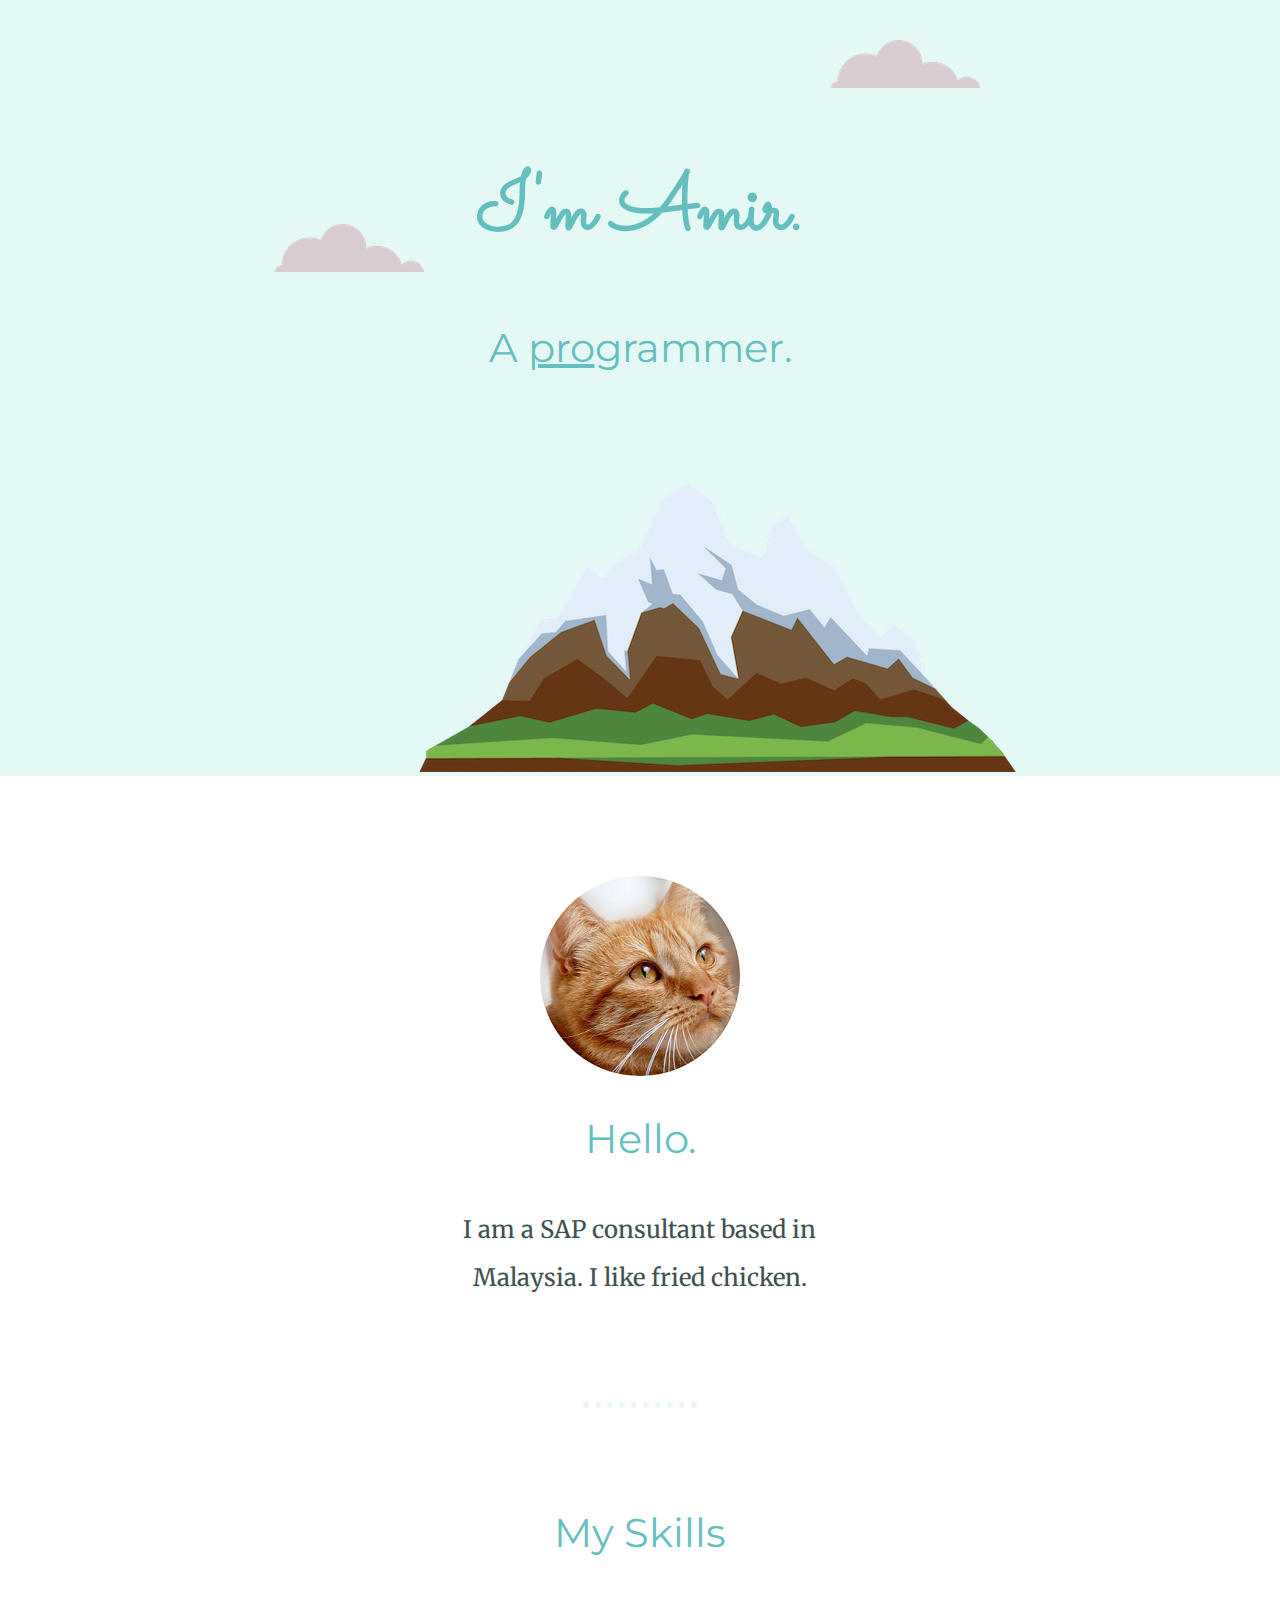
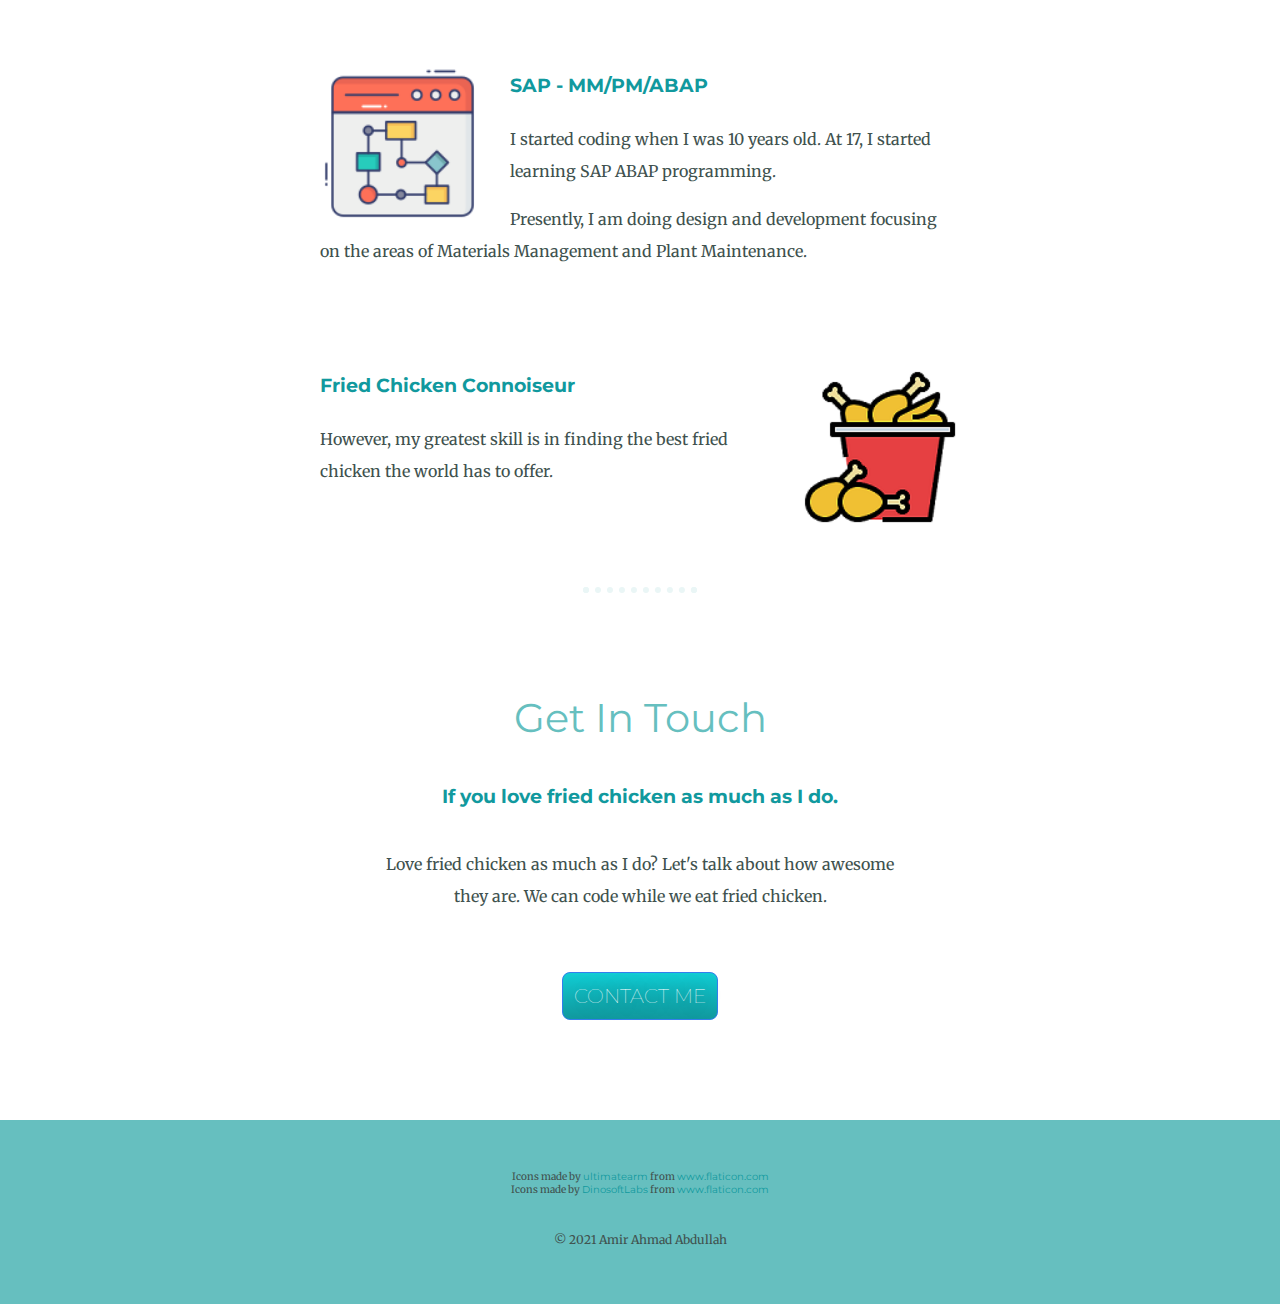
<file: index.html>
<!DOCTYPE html>
<html lang="en" dir="ltr">

<head>
  <meta charset="utf-8">
  <title>Amir Ahmad Abdullah</title>
  <link rel="stylesheet" href="css/styles.css">
  <link rel="icon" href="favicon.ico">
  <link href="https://fonts.googleapis.com/css2?family=Merriweather&family=Montserrat&family=Sacramento&display=swap" rel="stylesheet">
</head>

<body>
  <div class="top-container">
    <img class="top-cloud" src="images/cloud.png" alt="cloud-img">
    <h1>I'm Amir.</h1>
    <h2>A <span class="pro">pro</span>grammer.</h2>
    <img class="bottom-cloud" src="images/cloud.png" alt="cloud-img">
    <img src="images/mountain.png" alt="mountain-img">
  </div>
  <div class="middle-container">
    <div class="profile">
      <img src="images/Cat A.png" alt="cat-img">
      <h2>Hello.</h2>
      <p class="intro">I am a SAP consultant based in Malaysia. I like fried chicken.</p>
    </div>
    <hr>
    <div class="skills">
      <h2>My Skills</h2>
      <div class="skill-row">
        <img class="code-img" src="images/Flow.png" alt="code-img">
        <h3>SAP - MM/PM/ABAP</h3>
        <p>I started coding when I was 10 years old. At 17, I started learning SAP ABAP programming.</p>
        <p>Presently, I am doing design and development focusing on the areas of Materials Management and Plant Maintenance.</p>
      </div>
      <div class="skill-row">
        <img class="chicken-img" src="images/Fried Chicken.png" alt="chicken-img">
        <h3>Fried Chicken Connoiseur</h3>
        <p>However, my greatest skill is in finding the best fried chicken the world has to offer.</p>
      </div>
    </div>
    <hr>
    <div class="contact-me">
      <h2>Get In Touch</h2>
      <h3>If you love fried chicken as much as I do.</h3>
      <p class="contact-message">Love fried chicken as much as I do? Let's talk about how awesome they are. We can code while we eat fried chicken.</p>
      <a class="contact-btn" href="mailto:raja.bersiong.satu@gmail.com">CONTACT ME</a>
    </div>
  </div>
  <div class="bottom-container">
    <div class = 'attribution'>Icons made by <a href="https://www.flaticon.com/authors/ultimatearm" title="ultimatearm">ultimatearm</a> from <a href="https://www.flaticon.com/" title="Flaticon">www.flaticon.com</a></div>
    <div class = 'attribution'>Icons made by <a href="https://www.flaticon.com/authors/dinosoftlabs" title="DinosoftLabs">DinosoftLabs</a> from <a href="https://www.flaticon.com/" title="Flaticon">www.flaticon.com</a></div>
    <p class="copyright">© 2021 Amir Ahmad Abdullah</p>
  </div>
</body>
</html>
</file>
<file: css/styles.css>
body {
  margin: 0;
  text-align: center;
/*  font-family: "Century Gothic", Helvetica, verdana, sans-serif;
*/
  color: #40514E;
  font-family: 'Merriweather', serif;
}


h1 {
  color: #66BFBF;
  margin-top: 50px auto 0 auto;
  font-size: 5rem;
  font-family: 'Sacramento', cursive;
}

h2 {
  color: #66BFBF;
  font-size: 2.5rem;
  font-family: 'Montserrat', sans-serif;
  font-weight: normal;
  padding-bottom: 10px;
}

h3 {
  color: #11999E;
  font-family: 'Montserrat', sans-serif;
}

a {
  color: #11999E;
  font-family: 'Montserrat', sans-serif;
  text-decoration: none;
}

a:hover {
  color: #EAF6F6;

}
p {
  line-height: 2;
}

hr {
  border: dotted #EAF6F6 6px;
  border-bottom: none;
  width: 8%;
  margin: 100px auto;
}

.top-container {
  background-color: #E4F9F5;
  padding-top: 100px;
}

.middle-container {
  margin: 100px 0;
}

.bottom-container {
  background-color: #66BFBF;
  padding: 50px 0 20px;
}

.contact-me {
}

.pro {
  text-decoration: underline;
}

.intro {
  width: 28%;
  margin: auto;
  font-size: 24px;
}

.top-cloud {
  position: absolute;
  right: 300px;
  top: 40px;
}

.bottom-cloud {
  position: relative;
  left: 10px;
  bottom: 500px;
}

.skill-row {
  line-height: 2;
  margin: 100px auto 100px auto;
  text-align: left;
  width: 50%;
}

.code-img {
  width: 25%;
  float: left;
  margin-right: 30px;
}

.chicken-img {
  width: 25%;
  float: right;
  margin-left: 30px;
}

.contact-message {
  width: 40%;
  margin: 40px auto 60px;
  font-size: 16px;
}

.copyright {
  padding: 20px 0;
  font-size: 12px;
}
.contact-btn {
   background: #11CDD4;
   background-image: -webkit-linear-gradient(top, #11CDD4, #11999E);
   background-image: -moz-linear-gradient(top, #11CDD4, #11999E);
   background-image: -ms-linear-gradient(top, #11CDD4, #11999E);
   background-image: -o-linear-gradient(top, #11CDD4, #11999E);
   background-image: -webkit-gradient(to bottom, #11CDD4, #11999E);
   -webkit-border-radius: 8px;
   -moz-border-radius: 8px;
   border-radius: 8px;
   color: #FFFFFF;
   font-family: 'Montserrat', sans-serif;
   font-size: 20px;
   font-weight: 100;
   padding: 11px;
   text-shadow: 1px 1px 20px #000000;
   border: solid #337FED 1px;
   text-decoration: none;
   display: inline-block;
   cursor: pointer;
   text-align: center;
}

.contact-btn:hover {
   border: solid #337FED 1px;
   background: #30E3CB;
   background-image: -webkit-linear-gradient(top, #30E3CB, #2BC4AD);
   background-image: -moz-linear-gradient(top, #30E3CB, #2BC4AD);
   background-image: -ms-linear-gradient(top, #30E3CB, #2BC4AD);
   background-image: -o-linear-gradient(top, #30E3CB, #2BC4AD);
   background-image: -webkit-gradient(to bottom, #30E3CB, #2BC4AD);
   -webkit-border-radius: 8px;
   -moz-border-radius: 8px;
   border-radius: 8px;
   text-decoration: none;
}

.attribution {
  font-size: 10px;
}
</file>
